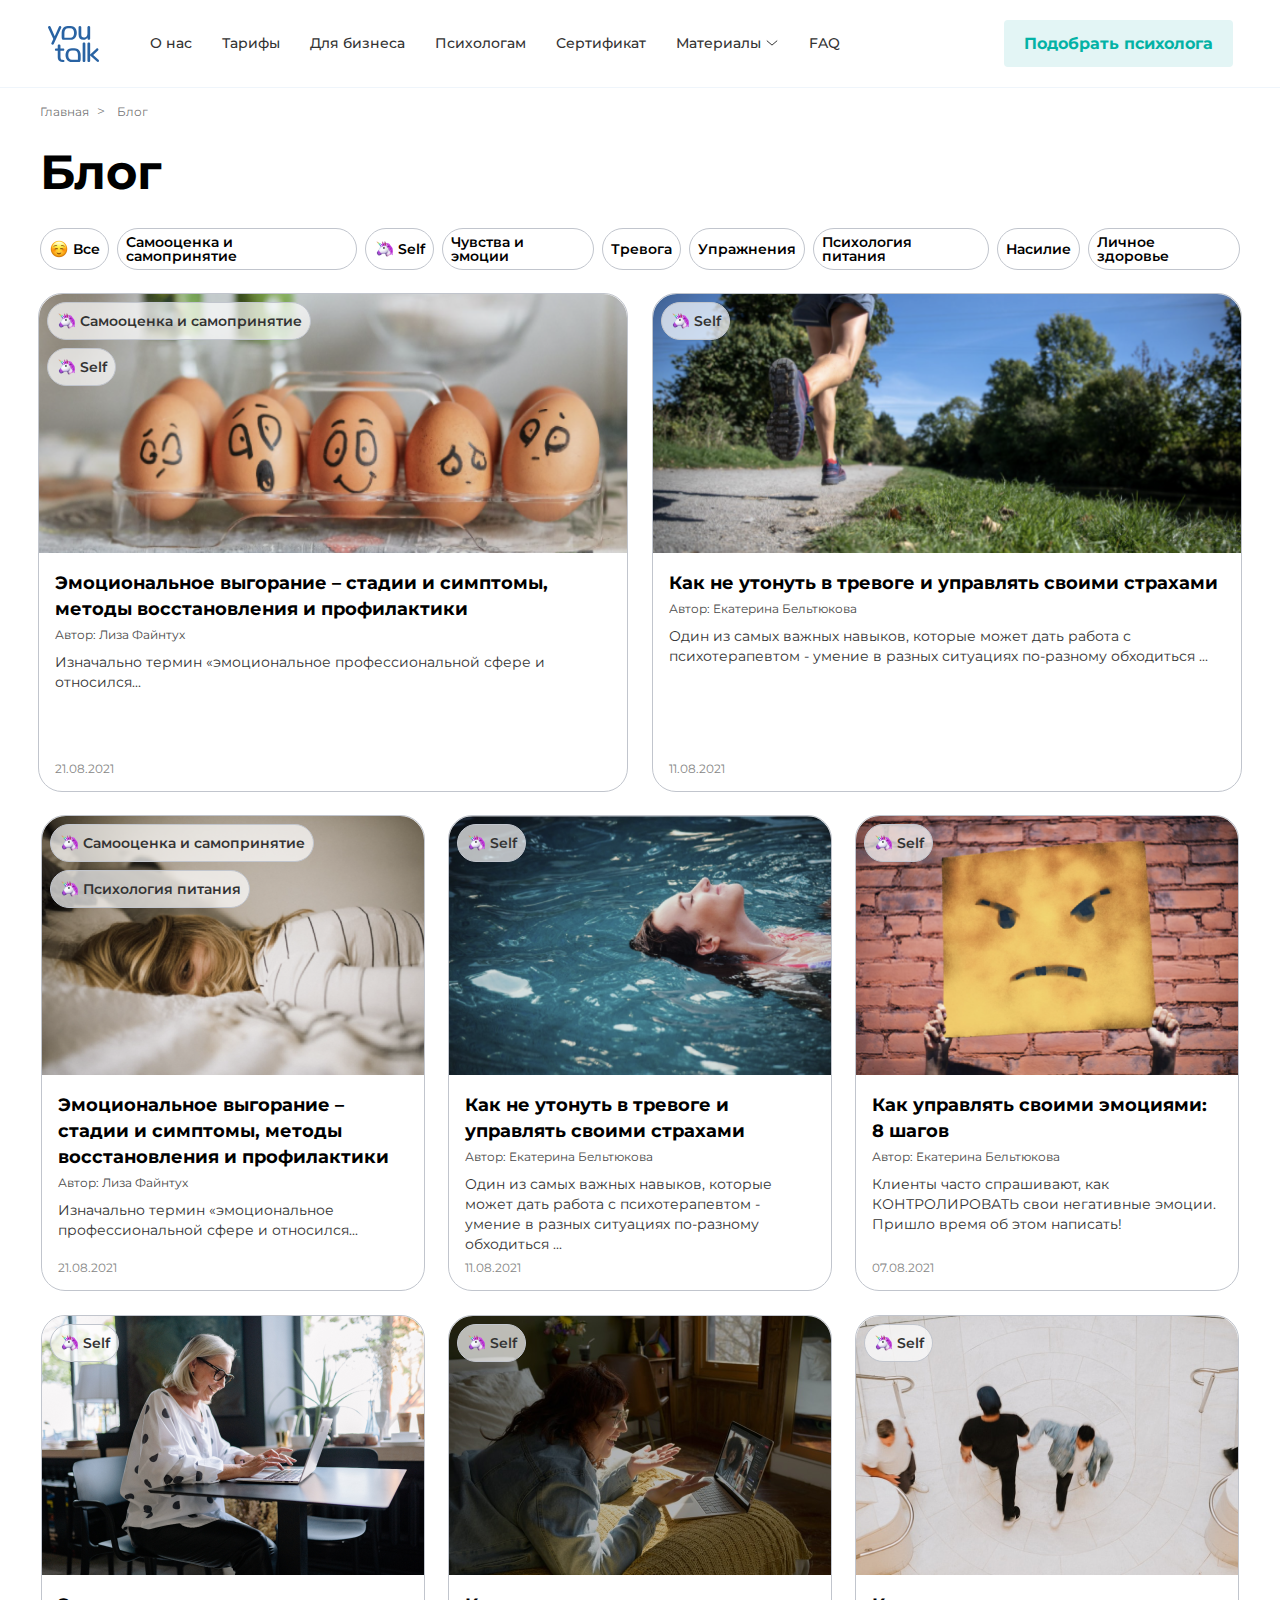
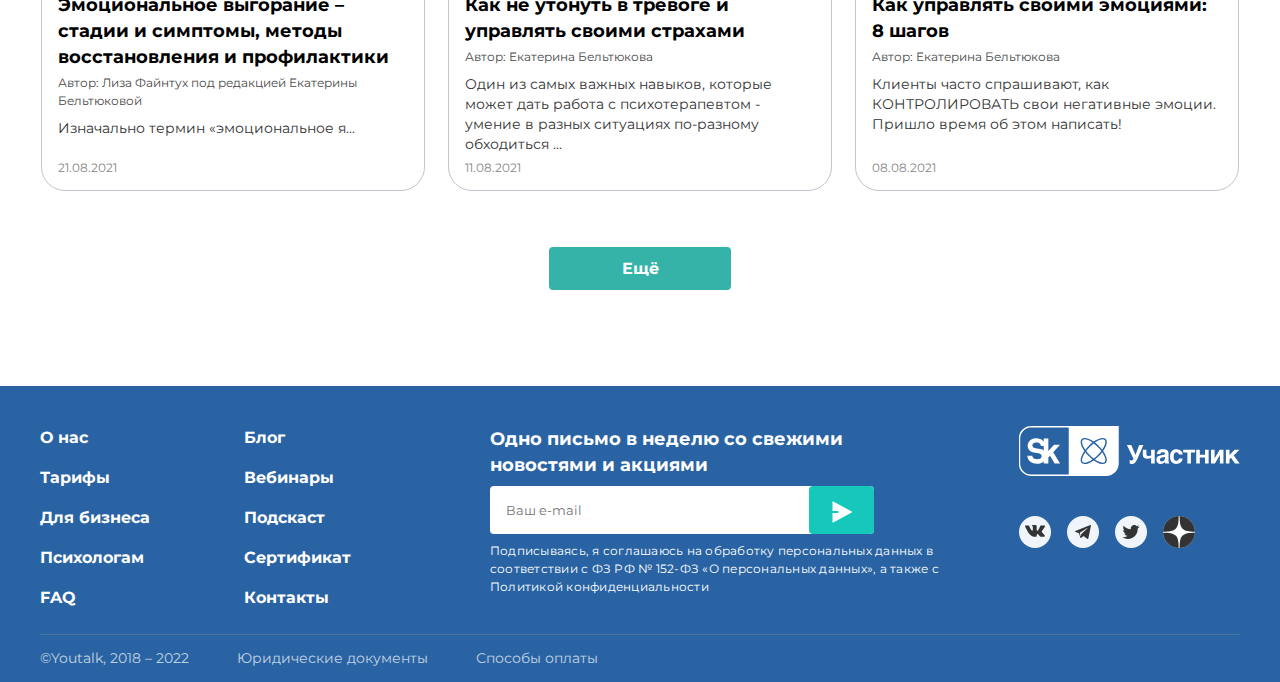
<file: index.html>
<!DOCTYPE html>
<html lang="en">

<head>
    <link rel="stylesheet" href="css/style.css">
    <meta charset="UTF-8">
    <meta name="viewport" content="width=device-width, initial-scale=1.0">
    <title>YouTalk</title>
</head>

<body>

    <header class="header">
        <div class="container">
            <div class="header__top">
                <div class="logo">
                    <a class="logo__link" href="index.html">
                        <img class="logo__image" src="images/logo.svg" alt="logo">
                    </a>
                </div>
                <nav class="menu">
                    <ul class="menu__list">
                        <li class="menu__item"><a class="menu__link" href="#">О нас</a></li>
                        <li class="menu__item"><a class="menu__link" href="#">Тарифы</a></li>
                        <li class="menu__item"><a class="menu__link" href="#">Для бизнеса</a></li>
                        <li class="menu__item"><a class="menu__link" href="#">Психологам</a></li>
                        <li class="menu__item"><a class="menu__link" href="#">Сертификат</a></li>
                        <li class="menu__item"><a class="menu__link" href="#">Материалы
                                <img class="menu__arrow" src="images/arrow.svg" alt="arrow"></a>
                        </li>
                        <li class="menu__item"><a class="menu__link" href="#">FAQ</a></li>
                    </ul>
                </nav>
                <button class="header__burger">
                    <span></span>
                    <span></span>
                    <span></span>
                </button>
                <button class="header__button">Подобрать психолога</button>
            </div>
        </div>
    </header>

    <main class="main">
        <div class="container">
            <section>
                <div class="breadcrumb">
                    <ul class="breadcrumb__list">
                        <li class="breadcrumb__item">
                            <a class="breadcrumb__link" href="#">Главная</a>
                        </li>
                        <li class="breadcrumb__item">
                            <a class="breadcrumb__link" href="#">Блог</a>
                        </li>
                    </ul>
                </div>
                <h1 class="main__blog-title">Блог</h1>
                <div class="main__blog-menu">
                    <div class="main__blog-text">
                        <img class="main__blog-icon" src="images/Smile.svg" alt="Smile">
                        <p>Все</p>
                    </div>
                    <div class="main__blog-text">
                        <p>Самооценка и самопринятие</p>
                    </div>
                    <div class="main__blog-text">
                        <img class="main__blog-icon" src="images/Pony.svg" alt="Pony">
                        <p>Self</p>
                    </div>
                    <div class="main__blog-text">Чувства и эмоции</div>
                    <div class="main__blog-text">Тревога</div>
                    <div class="main__blog-text">Упражнения</div>
                    <div class="main__blog-text">Психология питания</div>
                    <div class="main__blog-text">Насилие</div>
                    <div class="main__blog-text">Личное здоровье</div>
                </div>
            </section>

            <section>
                <div class="main__card-flex">
                    <div class="main__card-flex-inner">
                        <div class="main__card-flex-background-1">
                            <div class="main__card-flex-top top-padding">
                                <div class="main__card-flex-block top-text">
                                    <img src="images/Pony.svg" alt="Pony">
                                    <p>Самооценка и самопринятие</p>
                                </div>
                                <div class="main__card-flex-block top-text">
                                    <img src="images/Pony.svg" alt="Pony">
                                    <p>Self</p>
                                </div>
                            </div>
                        </div>
                        <div class="main__card-flex-bottom bottom-text">
                            <h2 class="main__card-flex-title">
                                Эмоциональное выгорание – стадии и симптомы, методы
                                восстановления и профилактики
                            </h2>
                            <span class="main__card-flex-author">Автор: Лиза Файнтух</span>
                            <p class="main__card-flex-text">
                                Изначально термин «эмоциональное профессиональной сфере и
                                относился...
                            </p>
                        </div>
                        <div class="main__card-flex-date date">21.08.2021</div>
                    </div>
                    <div class="main__card-flex-inner">
                        <div class="main__card-flex-background-2">
                            <div class="main__card-flex-top top-padding">
                                <div class="main__card-flex-block top-text">
                                    <img src="images/Pony.svg" alt="Pony">
                                    <p>Self</p>
                                </div>
                            </div>
                        </div>
                        <div class="main__card-flex-bottom bottom-text">
                            <h2 class="main__card-flex-title">
                                Как не утонуть в тревоге и управлять своими страхами
                            </h2>
                            <span class="main__card-flex-author">Автор: Екатерина Бельтюкова</span>
                            <p class="main__card-flex-text">
                                Один из самых важных навыков, которые может дать работа с
                                психотерапевтом - умение в
                                разных
                                ситуациях по-разному обходиться ...
                            </p>
                        </div>
                        <div class="main__card-flex-date date">11.08.2021</div>
                    </div>
                </div>
            </section>

            <section>
                <div class="main__card-grid">
                    <div class="main__card-grid-inner">
                        <div class="main__card-grid-background-1 card-background">
                            <div class="main__card-grid-top top-padding">
                                <div class="main__card-grid-block top-text">
                                    <img src="images/Pony.svg" alt="Pony">
                                    <p>Самооценка и самопринятие</p>
                                </div>
                                <div class="main__card-grid-block top-text">
                                    <img src="images/Pony.svg" alt="Pony">
                                    <p>Психология питания</p>
                                </div>
                            </div>
                        </div>
                        <div class="main__card-grid-bottom bottom-text info">
                            <h2 class="main__card-grid-title">
                                Эмоциональное выгорание – стадии и симптомы, методы
                                восстановления и
                                профилактики
                            </h2>
                            <span class="main__card-grid-author">Автор: Лиза Файнтух</span>
                            <p class="main__card-grid-text">Изначально термин «эмоциональное профессиональной сфере и
                                относился...</p>
                        </div>
                        <div class="main__card-grid-date date">21.08.2021</div>
                    </div>
                    <div class="main__card-grid-inner">
                        <div class="main__card-grid-background-2 card-background">
                            <div class="main__card-grid-top top-padding">
                                <div class="main__card-grid-block top-text">
                                    <img src="images/Pony.svg" alt="Pony">
                                    <p>Self</p>
                                </div>
                            </div>
                        </div>
                        <div class="main__card-grid-bottom bottom-text info">
                            <h2 class="main__card-grid-title">Как не утонуть в тревоге и управлять своими страхами</h2>
                            <span class="main__card-grid-author">Автор: Екатерина Бельтюкова</span>
                            <p class="main__card-grid-text">
                                Один из самых важных навыков, которые может дать работа с психотерапевтом - умение в
                                разных
                                ситуациях по-разному обходиться ...
                            </p>
                        </div>
                        <div class="main__card-grid-date date">11.08.2021</div>
                    </div>
                    <div class="main__card-grid-inner">
                        <div class="main__card-grid-background-3 card-background">
                            <div class="main__card-grid-top top-padding">
                                <div class="main__card-grid-block top-text">
                                    <img src="images/Pony.svg" alt="Pony">
                                    <p>Self</p>
                                </div>
                            </div>
                        </div>
                        <div class="main__card-grid-bottom bottom-text info">
                            <h2 class="main__card-grid-title">Как управлять своими эмоциями: <br>8 шагов</h2>
                            <span class="main__card-grid-author">Автор: Екатерина Бельтюкова</span>
                            <p class="main__card-grid-text">
                                Клиенты часто спрашивают, как КОНТРОЛИРОВАТЬ свои негативные эмоции. Пришло время
                                об этом
                                написать!
                            </p>
                        </div>
                        <div class="main__card-grid-date date">07.08.2021</div>
                    </div>
                    <div class="main__card-grid-inner">
                        <div class="main__card-grid-background-4 card-background">
                            <div class="main__card-grid-top top-padding">
                                <div class="main__card-grid-block top-text">
                                    <img src="images/Pony.svg" alt="Pony">
                                    <p>Self</p>
                                </div>
                            </div>
                        </div>
                        <div class="main__card-grid-bottom bottom-text info">
                            <h2 class="main__card-grid-title">Эмоциональное выгорание – стадии и симптомы, методы
                                восстановления и
                                профилактики</h2>
                            <span class="main__card-grid-author">Автор: Лиза Файнтух под редакцией Екатерины
                                Бельтюковой</span>
                            <p class="main__card-grid-text">Изначально термин «эмоциональное я...</p>
                        </div>
                        <div class="main__card-grid-date date">21.08.2021</div>
                    </div>
                    <div class="main__card-grid-inner">
                        <div class="main__card-grid-background-5 card-background">
                            <div class="main__card-grid-top top-padding">
                                <div class="main__card-grid-block top-text">
                                    <img src="images/Pony.svg" alt="Pony">
                                    <p>Self</p>
                                </div>
                            </div>
                        </div>
                        <div class="main__card-grid-bottom bottom-text info">
                            <h2 class="main__card-grid-title">Как не утонуть в тревоге и управлять своими страхами</h2>
                            <span class="main__card-grid-author">Автор: Екатерина Бельтюкова</span>
                            <p class="main__card-grid-text">
                                Один из самых важных навыков, которые может дать работа с психотерапевтом -
                                умение в
                                разных
                                ситуациях по-разному обходиться ...
                            </p>
                        </div>
                        <div class="main__card-grid-date date">11.08.2021</div>
                    </div>
                    <div class="main__card-grid-inner">
                        <div class="main__card-grid-background-6 card-background">
                            <div class="main__card-grid-top top-padding">
                                <div class="main__card-grid-block top-text">
                                    <img src="images/Pony.svg" alt="Pony">
                                    <p>Self</p>
                                </div>
                            </div>
                        </div>
                        <div>
                            <div class="main__card-grid-bottom bottom-text info">
                                <h2 class="main__card-grid-title">Как управлять своими эмоциями: <br>8 шагов</h2>
                                <span class="main__card-grid-author">Автор: Екатерина Бельтюкова</span>
                                <p class="main__card-grid-text">
                                    Клиенты часто спрашивают, как КОНТРОЛИРОВАТЬ свои негативные эмоции. Пришло время
                                    об этом
                                    написать!
                                </p>
                            </div>
                            <div class="main__card-grid-date date">08.08.2021</div>
                        </div>
                    </div>
                </div>
            </section>
            <button class="main__button">Ещё</button>
        </div>
    </main>

    <footer class="footer">
        <div class="footer__top">
            <div class="footer__left">
                <div class="footer__menu">
                    <a class="footer__link" href="#">О нас</a>
                    <a class="footer__link" href="#">Тарифы</a>
                    <a class="footer__link" href="#">Для бизнеса</a>
                    <a class="footer__link" href="#">Психологам</a>
                    <a class="footer__link" href="#">FAQ</a>
                </div>
                <div class="footer__menu">
                    <a class="footer__link" href="#">Блог</a>
                    <a class="footer__link" href="#">Вебинары</a>
                    <a class="footer__link" href="#">Подскаст</a>
                    <a class="footer__link" href="#">Сертификат</a>
                    <a class="footer__link" href="#">Контакты</a>
                </div>
            </div>
            <div class="footer__header">
                <div class="footer__header-title">Одно письмо в неделю со свежими <br>новостями и акциями</div>
                <form class="footer__form">
                    <input class="footer__input" type="text" placeholder="Ваш e-mail">
                    <button class="footer__button">
                        <img class="footer__button-image" src="images/footer_button.svg" alt="Footer button">
                    </button>
                </form>
                <p class="footer__header-text">Подписываясь, я соглашаюсь на обработку персональных данных в
                    соответствии
                    с ФЗ РФ № 152-ФЗ «О персональных данных», а также с Политикой конфиденциальности
                </p>
            </div>
            <div class="footer__right">
                <div class="footer__logo">
                    <a class="footer__logo-link" href="#">
                        <img class="footer__logo-image" src="images/footer_logo.svg" alt="Footer logo">
                    </a>
                </div>
                <div class="footer__social">
                    <div class="footer__social-network">
                        <a class="footer__social-link" href="https://vk.com/" target="_blank">
                            <img class="footer__social-image" src="images/VK.svg" alt="vk">
                        </a>
                    </div>
                    <div class="footer__social-network">
                        <a class="footer__social-link" href="https://web.telegram.org/" target="_blank">
                            <img class="footer__social-image" src="images/TG.svg" alt="telegram">
                        </a>
                    </div>
                    <div class="footer__social-network">
                        <a class="footer__social-link" href="https://twitter.com/" target="_blank">
                            <img class="footer__social-image" src="images/TW.svg" alt="twitter">
                        </a>
                    </div>
                    <div class="footer__social-network">
                        <a class="footer__social-link" href="https://dzen.ru/" target="_blank">
                            <img class="footer__social-image" src="images/dzen.svg" alt="dzen">
                        </a>
                    </div>
                </div>
            </div>
        </div>
        <div class="footer__copy">
            <div class="footer__copy-bottom">
                <p class="footer__copy-text">©Youtalk, 2018 – 2022</p>
                <a class="footer__copy-text" href="#">Юридические документы</a>
                <a class="footer__copy-text" href="#">Способы оплаты</a>
            </div>
        </div>
    </footer>

</body>

</html>
</file>
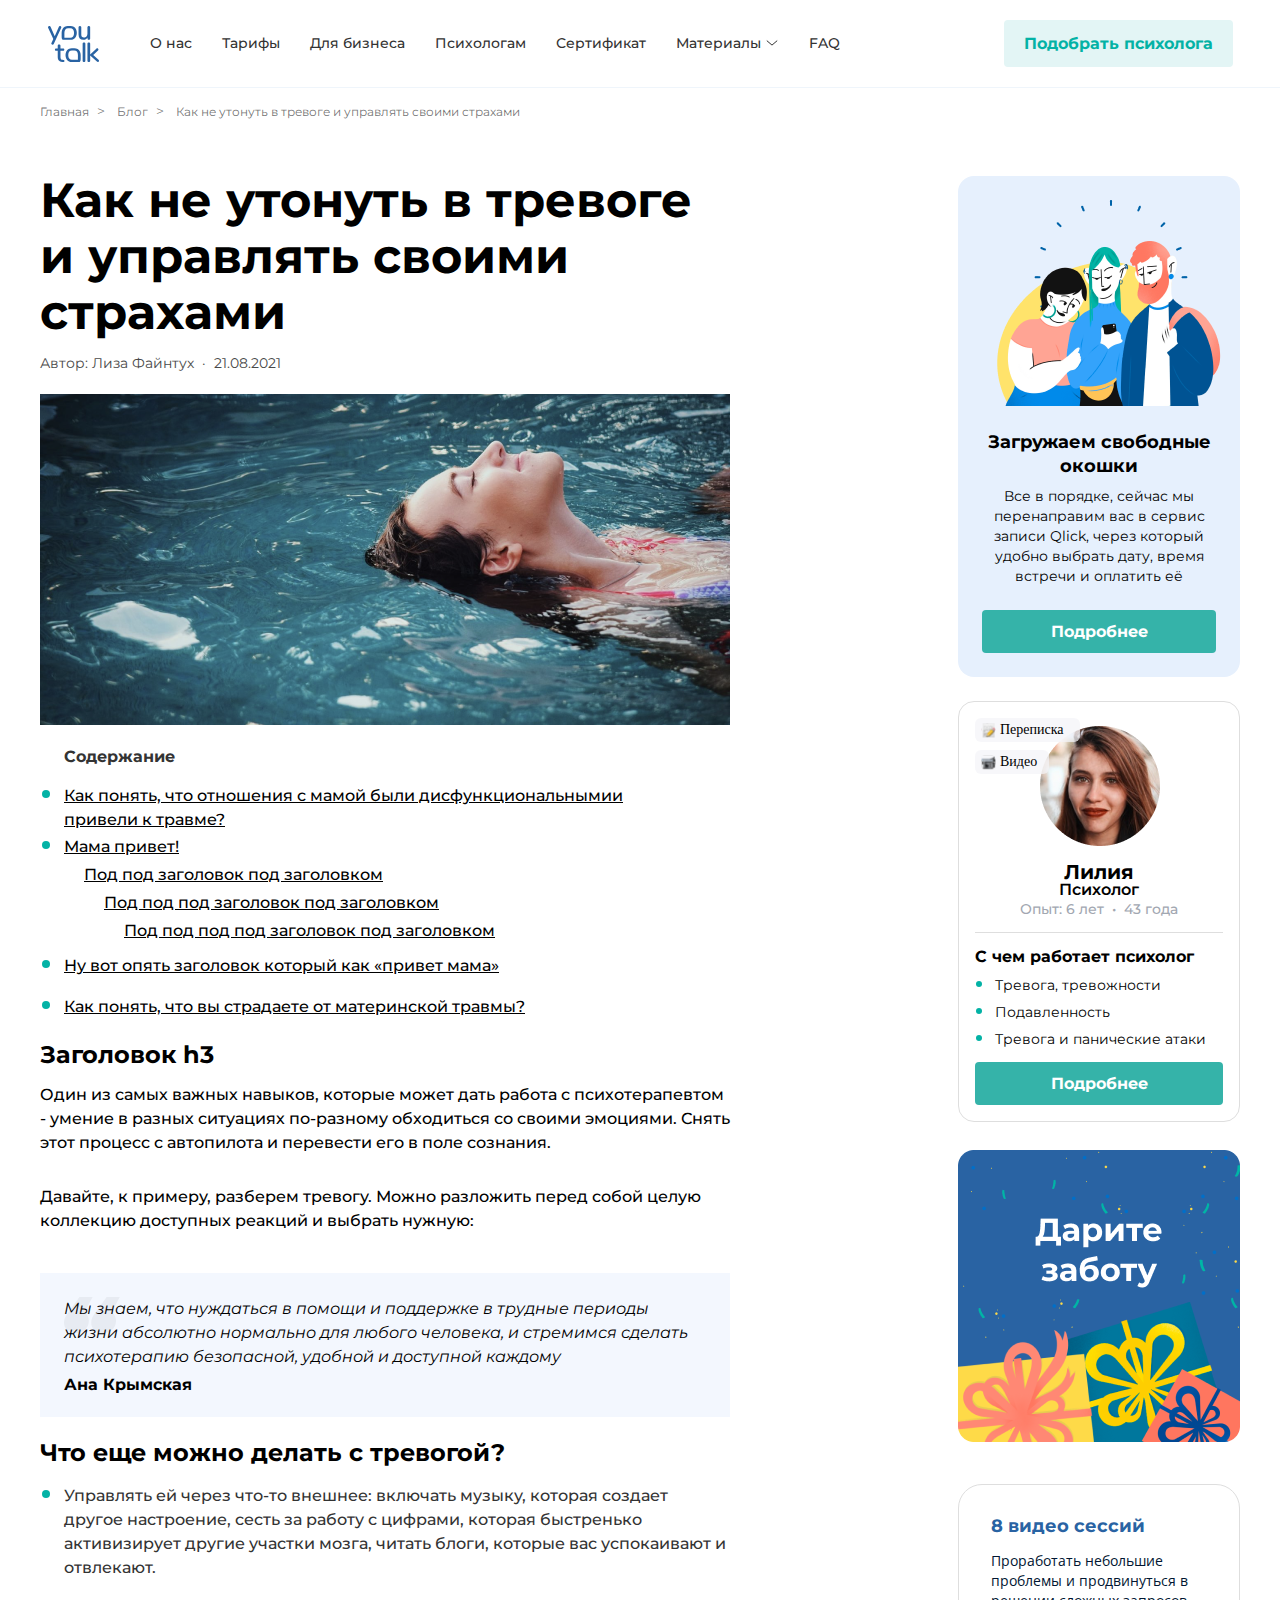
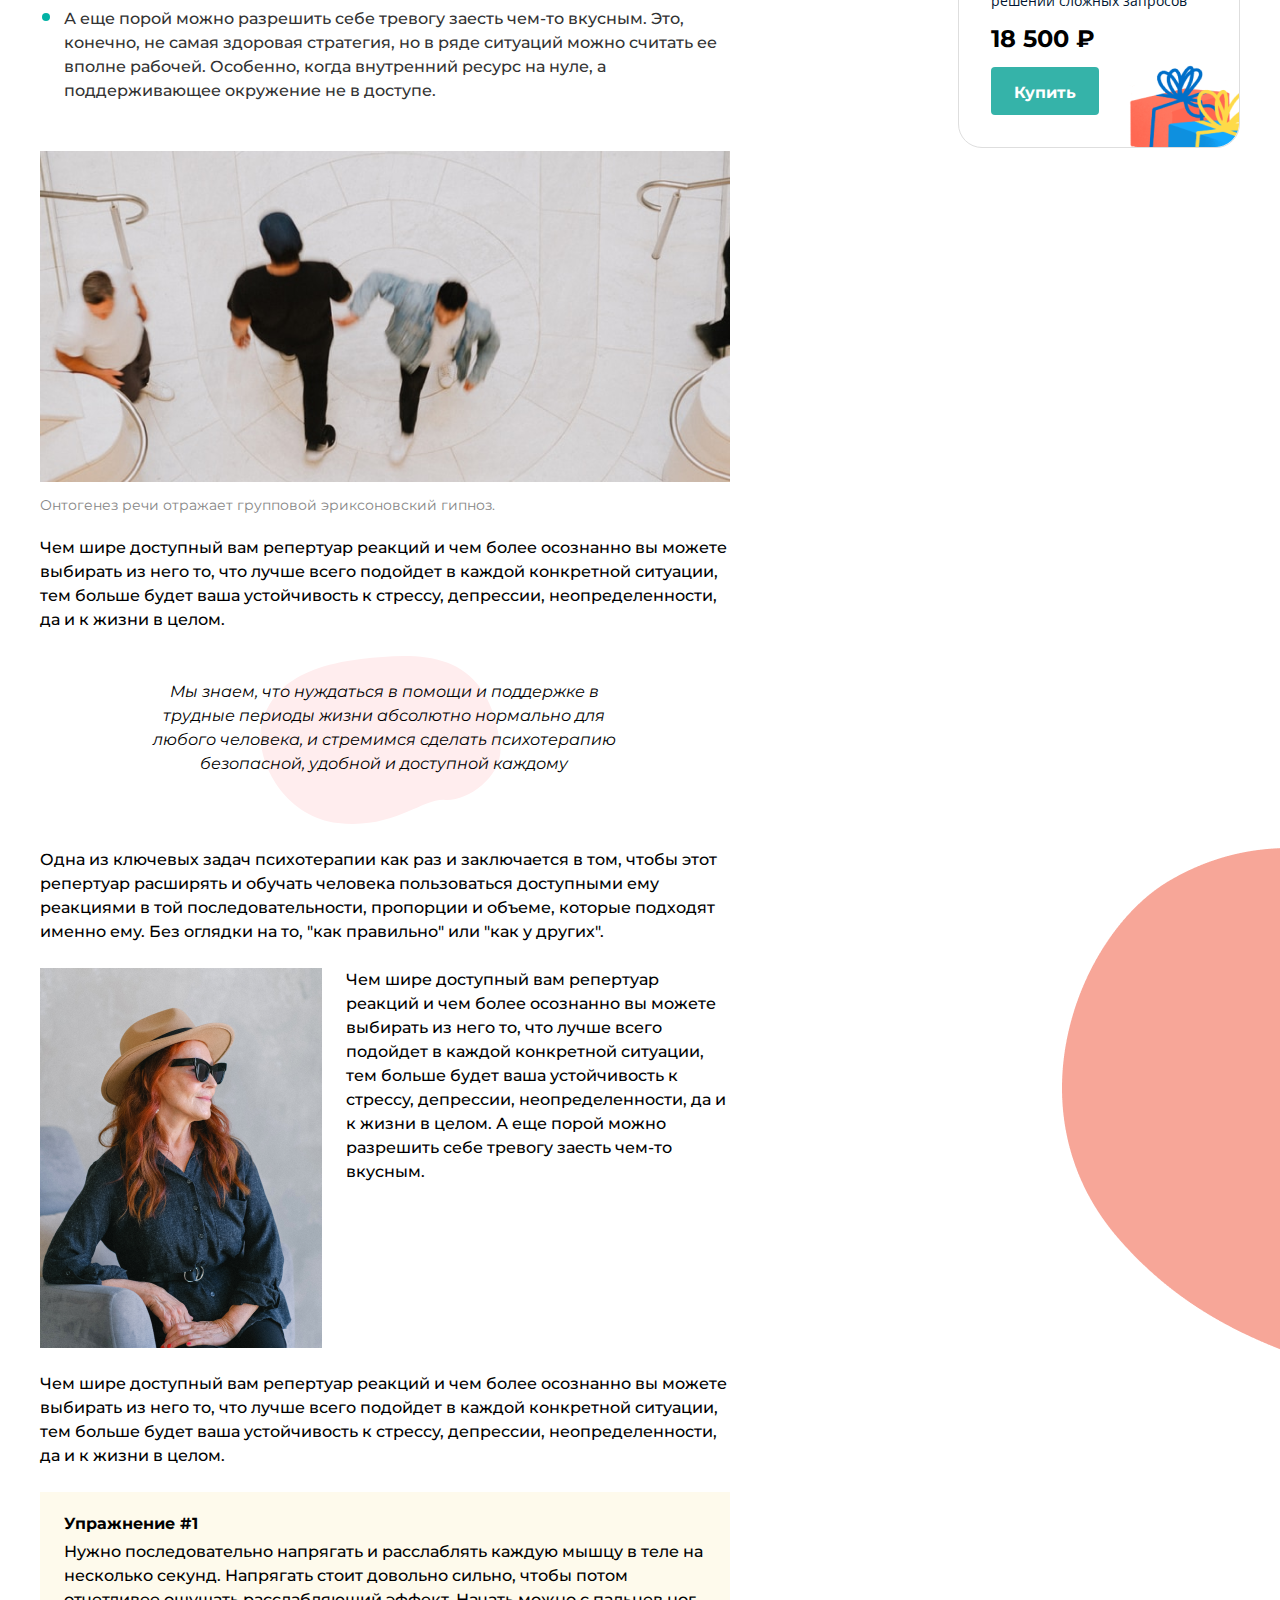
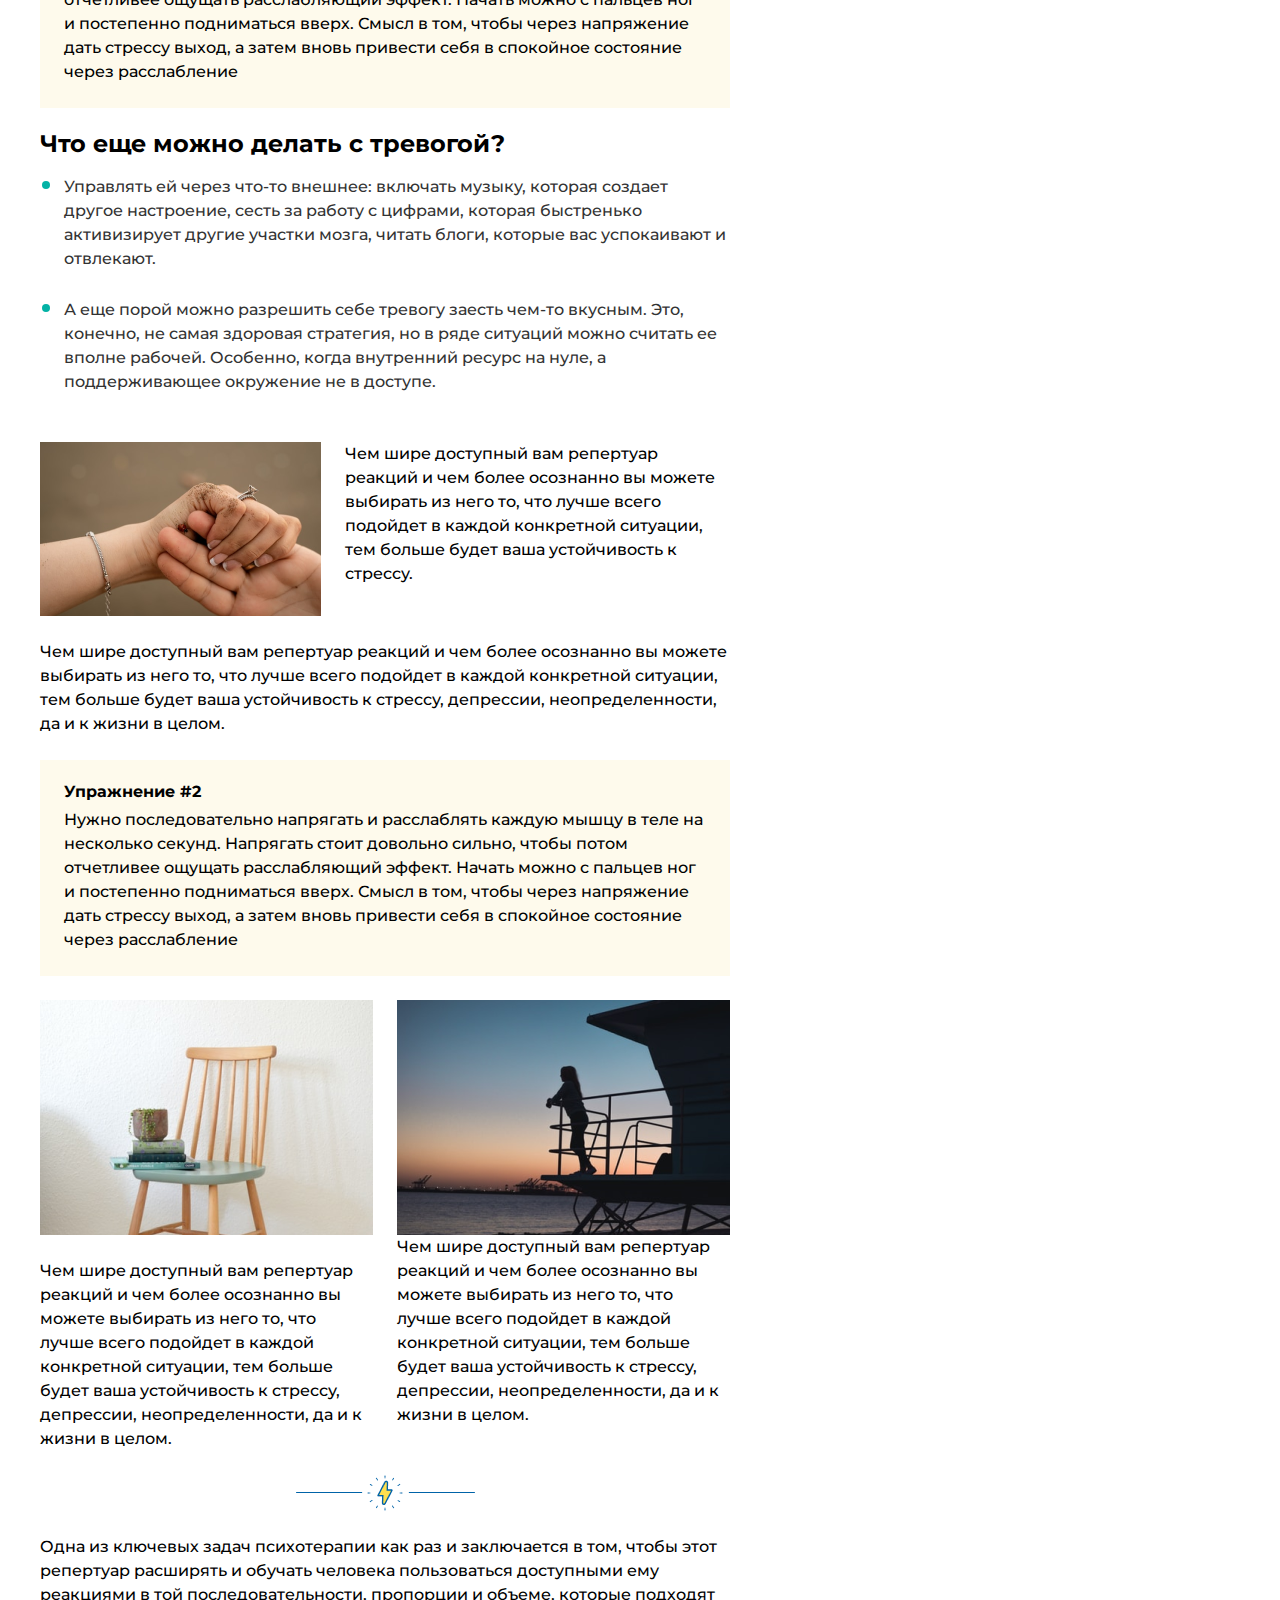
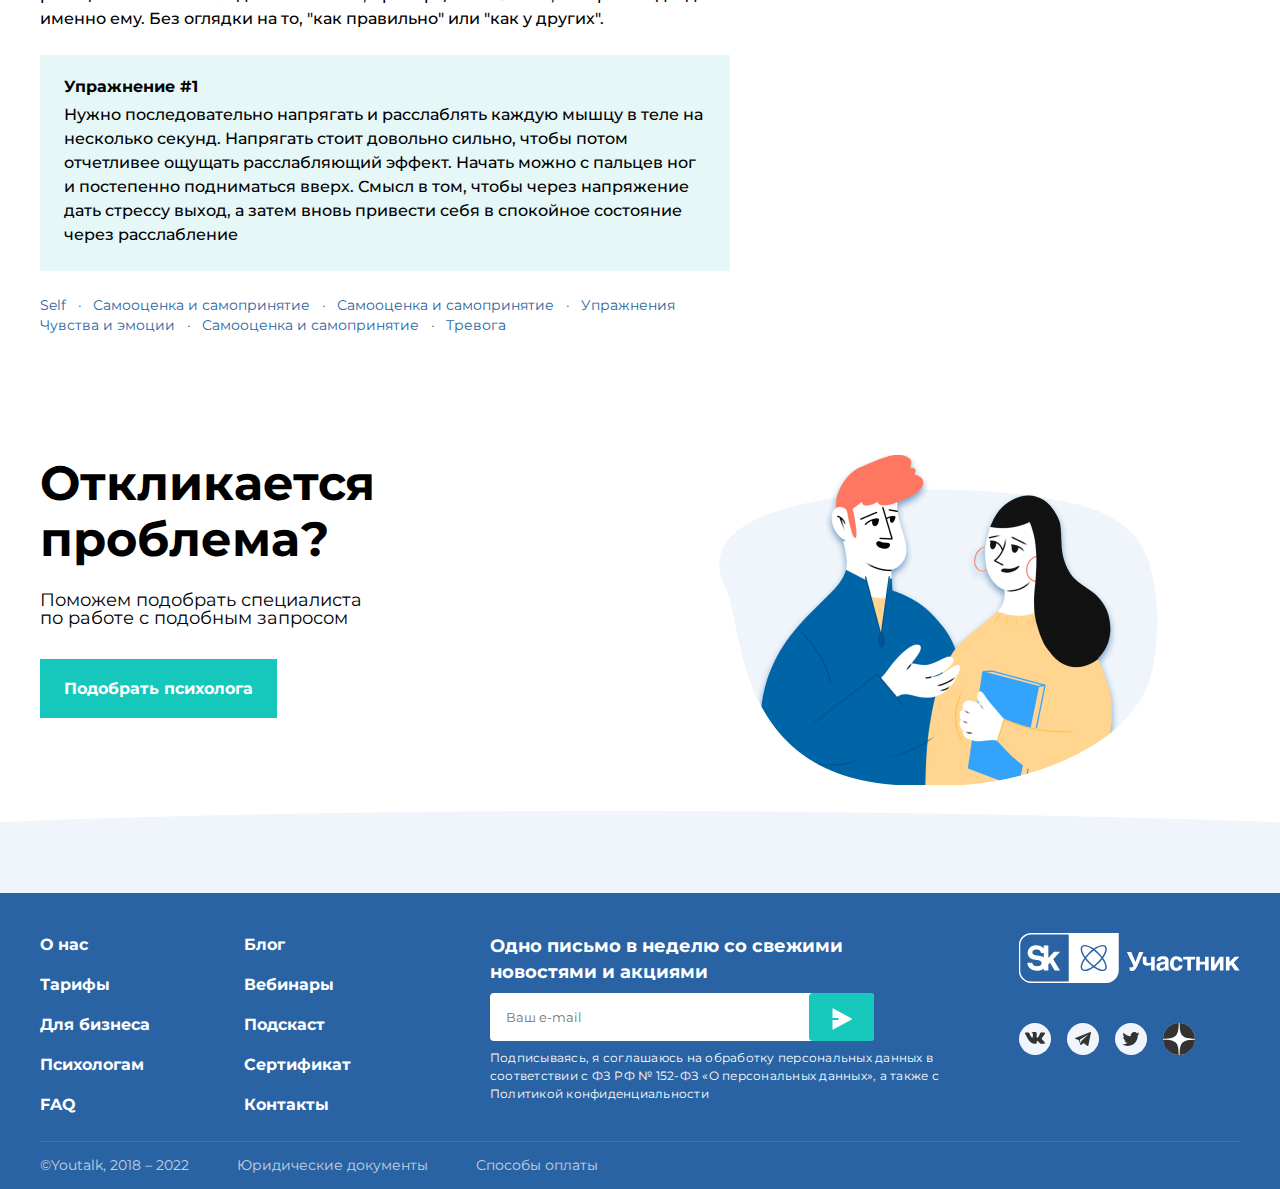
<file: article.html>
<!DOCTYPE html>
<html lang="en">

<head>
    <link rel="stylesheet" href="css/style.css">
    <meta charset="UTF-8">
    <meta name="viewport" content="width=device-width, initial-scale=1.0">
    <title>YouTalk</title>
</head>

<body>
    <header class="header">
        <div class="container">
            <div class="header__top">
                <div class="logo">
                    <a class="logo__link" href="#">
                        <img class="logo__image" src="images/logo.svg" alt="logo">
                    </a>
                </div>
                <nav class="menu">
                    <ul class="menu__list">
                        <li class="menu__item">
                            <a class="menu__link" href="#">О нас</a>
                        </li>
                        <li class="menu__item">
                            <a class="menu__link" href="#">Тарифы</a>
                        </li>
                        <li class="menu__item">
                            <a class="menu__link" href="#">Для бизнеса</a>
                        </li>
                        <li class="menu__item">
                            <a class="menu__link" href="#">Психологам</a>
                        </li>
                        <li class="menu__item">
                            <a class="menu__link" href="#">Сертификат</a>
                        </li>
                        <li class="menu__item">
                            <a class="menu__link" href="#">Материалы</a>
                            <img class="menu__arrow" src="images/arrow.svg" alt="arrow">
                        </li>
                        <li class="menu__item">
                            <a class="menu__link" href="#">FAQ</a>
                        </li>
                    </ul>
                </nav>
                <button class="header__burger">
                    <span></span>
                    <span></span>
                    <span></span>
                </button>
                <button class="header__button">Подобрать психолога</button>
            </div>
        </div>
    </header>

    <div class="wrapper">
        <div class="container__article">

            <main>

                <section>
                    <div class="article">
                        <div class="breadcrumb">
                            <ul class="breadcrumb__list">
                                <li class="breadcrumb__item">
                                    <a class="breadcrumb__link" href="#">Главная</a>
                                </li>
                                <li class="breadcrumb__item">
                                    <a class="breadcrumb__link" href="#">Блог</a>
                                </li>
                                <li class="breadcrumb__item">
                                    <a class="breadcrumb__link" href="#">Как не утонуть в тревоге и управлять своими
                                        страхами</a>
                                </li>
                            </ul>
                        </div>
                        <div class="article__title">Как не утонуть в тревоге и управлять своими страхами</div>
                        <div>
                            <ul class="article__list">
                                <li class="article__item">Автор: Лиза Файнтух</li>
                                <li class="article__item">·</li>
                                <li class="article__item">21.08.2021</li>
                            </ul>
                        </div>
                        <img class="article__image" src="images/article/1.png" alt="Image 1">
                    </div>
                </section>

                <section>
                    <div class="content">
                        <div class="article__heading-1-title">Содержание</div>
                        <ul class="article__heading-1-list">
                            <li class="article__heading-1-item">Как понять, что отношения с мамой были
                                дисфункциональнымии привели
                                к
                                травме?</li>
                            <li class="article__heading-1-item">Мама привет!
                                <ul class="article__heading-1-item--no-mark">Под под заголовок под заголовком
                                    <ul class="article__heading-1-item--no-mark">Под под под заголовок под заголовком
                                        <ul class="article__heading-1-item--no-mark">Под под под под заголовок под
                                            заголовком</ul>
                                    </ul>
                                </ul>
                            </li>
                            <li class="article__heading-1-item">Ну вот опять заголовок который как «привет мама»</li>
                            <li class="article__heading-1-item">Как понять, что вы страдаете от материнской травмы?</li>
                        </ul>
                    </div>
                    <div class="article__heading-2">
                        <h3 class="article__heading-2-title">Заголовок h3</h3>
                        <p class="article__heading-2-text">Один из самых важных навыков, которые может дать работа с
                            психотерапевтом - умение в разных
                            ситуациях по-разному обходиться со своими эмоциями. Снять этот процесс с автопилота и
                            перевести
                            его в поле сознания.</p>
                        <br>
                        <p class="article__heading-2-text">Давайте, к примеру, разберем тревогу. Можно разложить перед
                            собой целую коллекцию доступных
                            реакций и выбрать нужную:</p>
                    </div>
                    <div class="article__quote">
                        <p class="article__quote-text">Мы знаем, что нуждаться в помощи и поддержке в трудные периоды
                            жизни абсолютно нормально для
                            любого человека, и стремимся сделать психотерапию безопасной, удобной и доступной каждому
                        </p>
                        <img class="article__quote-image" src="images/article/vector_3.svg" alt="Vector 3">
                        <div class="article__quote-author">Ана Крымская</div>
                    </div>
                </section>


                <section>
                    <div class="content__flex">
                        <div class="article__heading-3">
                            <h3 class="article__heading-3-title">Что еще можно делать с тревогой?</h3>
                            <ul class="article__heading-3-list">
                                <li class="article__heading-3-item">Управлять ей через что-то внешнее: включать
                                    музыку, которая
                                    создает
                                    другое настроение, сесть
                                    за
                                    работу с цифрами, которая быстренько активизирует другие участки мозга, читать
                                    блоги,
                                    которые
                                    вас
                                    успокаивают и отвлекают.
                                </li>
                                <li class="article__heading-3-item marker">А еще порой можно разрешить себе тревогу
                                    заесть чем-то вкусным.
                                    Это,
                                    конечно, не самая
                                    здоровая
                                    стратегия, но в ряде ситуаций можно считать ее вполне рабочей. Особенно, когда
                                    внутренний
                                    ресурс
                                    на
                                    нуле, а поддерживающее окружение не в доступе.
                                </li>
                            </ul>
                        </div>
                        <div>
                            <img class="article__heading-3-image" src="images/article/2.png" alt="Image 2">
                            <div class="article__heading-3-image-subtext">Онтогенез речи отражает групповой
                                эриксоновский гипноз.</div>
                        </div>
                        <div class="article__heading-3-text text-2">
                            Чем шире доступный вам репертуар реакций и чем более осознанно вы можете выбирать из него
                            то,
                            что лучше всего подойдет в каждой конкретной ситуации, тем больше будет ваша устойчивость к
                            стрессу, депрессии, неопределенности, да и к жизни в целом.
                        </div>
                        <div class="article__heading-3-quote">
                            <img class="article__heading-3-quote-image" src="images/article/vector_4.svg"
                                alt="Vector 4">
                            <p class="article__heading-3-quote-text">Мы знаем, что нуждаться в помощи и поддержке в
                                трудные периоды жизни абсолютно нормально
                                для
                                любого человека, и стремимся сделать психотерапию безопасной, удобной и доступной
                                каждому
                            </p>
                        </div>
                        <div class="article__heading-3-text text-2">
                            <div class="article__heading-3-vector"><img src="images/article/vector_1.png"
                                    alt="Vector 1">
                            </div>
                            Одна из ключевых задач психотерапии как раз и заключается в том, чтобы этот репертуар
                            расширять
                            и обучать человека пользоваться доступными ему реакциями в той последовательности,
                            пропорции
                            и
                            объеме, которые подходят именно ему. Без оглядки на то, "как правильно" или "как у
                            других".
                        </div>
                        <div class="article__heading-3-women">
                            <img src="images/article/3.png" alt="Image 3">
                            <p class="article__heading-3-women-text">
                                Чем шире доступный вам репертуар реакций и чем более осознанно вы можете выбирать из
                                него
                                то,
                                что лучше всего подойдет в каждой конкретной ситуации, тем больше будет ваша
                                устойчивость к
                                стрессу, депрессии, неопределенности, да и к жизни в целом.
                                А еще порой можно разрешить себе тревогу заесть чем-то вкусным.
                            </p>
                        </div>
                        <div class="article__heading-3-text text-2">Чем шире доступный вам репертуар реакций и чем более
                            осознанно вы
                            можете
                            выбирать из него то,
                            что лучше всего подойдет в каждой конкретной ситуации, тем больше будет ваша
                            устойчивость к
                            стрессу, депрессии, неопределенности, да и к жизни в целом.
                        </div>
                        <div class="article__heading-3-exercise">
                            <div class="article__heading-3-exercise-title exercise">Упражнение #1</div>
                            <div class="article__heading-3-text text-2">Нужно последовательно напрягать и расслаблять
                                каждую мышцу в
                                теле
                                на
                                несколько секунд.
                                Напрягать стоит довольно сильно, чтобы потом отчетливее ощущать расслабляющий
                                эффект.
                                Начать
                                можно с пальцев ног и постепенно подниматься вверх. Смысл в том, чтобы через
                                напряжение
                                дать
                                стрессу выход, а затем вновь привести себя в спокойное состояние через расслабление
                            </div>
                        </div>
                        <div class="article__heading-4">
                            <h3 class="article__heading-4-title article__heading-3-title">Что еще можно делать с
                                тревогой?</h3>
                            <ul class="article__heading-4-list article__heading-3-list">
                                <li class="article__heading-3-item">
                                    Управлять ей через что-то внешнее: включать музыку, которая создает
                                    другое настроение, сесть за работу с цифрами, которая быстренько активизирует
                                    другие
                                    участки мозга, читать блоги, которые вас успокаивают и отвлекают.
                                </li>
                                <li class="article__heading-3-item">
                                    А еще порой можно разрешить себе тревогу заесть чем-то вкусным. Это,
                                    конечно, не самая здоровая стратегия, но в ряде ситуаций можно считать ее вполне
                                    рабочей. Особенно, когда внутренний ресурс на нуле, а поддерживающее окружение
                                    не в
                                    доступе.
                                </li>
                            </ul>
                        </div>
                        <div class="article__heading-4-women article__heading-3-women">
                            <img src="images/article/4.png" alt="Image 4">
                            <p class="article__heading-4-women-text text-2">
                                Чем шире доступный вам репертуар реакций и чем более осознанно вы можете выбирать из
                                него
                                то, что лучше всего подойдет в каждой конкретной ситуации, тем больше будет ваша
                                устойчивость к стрессу.
                            </p>
                        </div>
                        <div class="article__heading-4-text text-2">
                            Чем шире доступный вам репертуар реакций и чем более осознанно вы можете выбирать из
                            него
                            то,
                            что лучше всего подойдет в каждой конкретной ситуации, тем больше будет ваша
                            устойчивость к
                            стрессу, депрессии, неопределенности, да и к жизни в целом.
                        </div>
                        <div class="article__heading-4-exercise article__heading-3-exercise">
                            <div class="article__heading-4-exercise-title exercise">Упражнение #2</div>
                            <div class="article__heading-4-text text-2">
                                Нужно последовательно напрягать и расслаблять каждую мышцу в теле на
                                несколько секунд. Напрягать стоит довольно сильно, чтобы потом отчетливее ощущать
                                расслабляющий эффект. Начать можно с пальцев ног и постепенно подниматься вверх.
                                Смысл в
                                том, чтобы через напряжение дать стрессу выход, а затем вновь привести себя в
                                спокойное
                                состояние через расслабление
                            </div>
                        </div>
                        <div class="article__heading-4-flex">
                            <div>
                                <img class="article__heading-4-flex-image" src="images/article/5.png" alt="Image 5">
                                <div class="article__heading-4-text text-2">
                                    Чем шире доступный вам репертуар реакций и чем более осознанно вы можете
                                    выбирать из
                                    него то, что лучше всего подойдет в каждой конкретной ситуации, тем больше будет
                                    ваша
                                    устойчивость к стрессу, депрессии, неопределенности, да и к жизни в целом.
                                </div>
                            </div>
                            <div>
                                <img class="article__heading-4-flex-image-2" src="images/article/6.png" alt="Image 6">
                                <div class="article__heading-4-text text-2">
                                    Чем шире доступный вам репертуар реакций и чем более осознанно вы можете
                                    выбирать из
                                    него то, что лучше всего подойдет в каждой конкретной ситуации, тем больше будет
                                    ваша
                                    устойчивость к стрессу, депрессии, неопределенности, да и к жизни в целом.
                                </div>
                            </div>
                        </div>
                        <div class="article__heading-4-lightning">
                            <img src="images/article/lightning.png" alt="lightning">
                        </div>
                        <div class="article__heading-4-text text-2">
                            Одна из ключевых задач психотерапии как раз и заключается в том, чтобы этот репертуар
                            расширять
                            и обучать человека пользоваться доступными ему реакциями в той последовательности,
                            пропорции
                            и
                            объеме, которые подходят именно ему. Без оглядки на то, "как правильно" или "как у
                            других".
                        </div>
                        <div class="article__heading-4-exercise background">
                            <div class="article__heading-4-exercise-title exercise">Упражнение #1</div>
                            <div class="article__heading-4-text text-2">
                                Нужно последовательно напрягать и расслаблять каждую мышцу в теле на несколько
                                секунд.
                                Напрягать стоит довольно сильно, чтобы потом отчетливее ощущать расслабляющий
                                эффект.
                                Начать
                                можно с пальцев ног и постепенно подниматься вверх. Смысл в том, чтобы через
                                напряжение
                                дать
                                стрессу выход, а затем вновь привести себя в спокойное состояние через расслабление
                            </div>
                        </div>
                        <div>
                            <ul class="article__heading-4-list">
                                <li class="article__heading-4-item">Self</li>
                                <li class="article__heading-4-item">·</li>
                                <li class="article__heading-4-item">Самооценка и самопринятие</li>
                                <li class="article__heading-4-item">·</li>
                                <li class="article__heading-4-item">Самооценка и самопринятие</li>
                                <li class="article__heading-4-item">·</li>
                                <li class="article__heading-4-item">Упражнения</li>
                                <li class="article__heading-4-item">Чувства и эмоции</li>
                                <li class="article__heading-4-item">·</li>
                                <li class="article__heading-4-item">Самооценка и самопринятие</li>
                                <li class="article__heading-4-item">·</li>
                                <li class="article__heading-4-item">Тревога</li>
                            </ul>
                        </div>
                    </div>
                </section>

                <section>
                    <div class="article__click">
                        <div class="article__click-border"></div>
                        <div class="article__click-problem">
                            <h2 class="article__click-title">Откликается проблема?</h2>
                            <p class="article__click-text">Поможем подобрать специалиста по работе с подобным запросом
                            </p>
                            <button class="article__click-button">Подобрать психолога</button>
                        </div>
                        <img class="article__click-image" src="images/article/7.png" alt="Image 7">
                        <img class="article__click-image" src="images/article/vector_2.png" alt="Vector 2">
                    </div>
                </section>

            </main>

        </div>

        <aside class="sidebar">
            <div class="sidebar__qlick">
                <img class="stack__qlick-image" src="images/article/people.png" alt="people">
                <div class="sidebar__qlick-inside">
                    <div class="sidebar__qlick-title">Загружаем свободные окошки</div>
                    <p class="sidebar__qlick-text">Все в порядке, сейчас мы перенаправим вас в сервис записи Qlick,
                        через который
                        удобно
                        выбрать
                        дату, время встречи и оплатить её
                    </p>
                </div>
                <button class="sidebar__qlick-button">Подробнее</button>
            </div>
            <div class="sidebar__autobiography">
                <div class="sidebar__autobiography-inner">
                    <img class="sidebar__profile-avatar" src="images/article/avatar.png" alt="avatar">
                    <div class="sidebar__correspondence">
                        <img class="sidebar__correspondence-icon" src="images/article/correspondence.svg"
                            alt="correspondence">
                        <p class="sidebar__correspondence-text">Переписка</p>
                    </div>
                    <div class="sidebar__video">
                        <img class="sidebar__video-icon" src="images/article/video.svg" alt="video">
                        <p class="sidebar__video-text">Видео</p>
                    </div>
                    <div class="sidebar__profile">
                        <div class="sidebar__profile-name">Лилия</div>
                        <div class="sidebar__profile-profession">Психолог</div>
                        <ul class="sidebar__profile-experience">
                            <li class="sidebar__profile-experience-item">Опыт: 6 лет</li>
                            <li class="sidebar__profile-experience-item">•</li>
                            <li class="sidebar__profile-experience-item">43 года </li>
                        </ul>
                    </div>
                    <div class="sidebar__duties">
                        <div class="sidebar__duties-title">С чем работает психолог</div>
                        <ul class="sidebar__duties-list">
                            <li class="sidebar__duties-item">Тревога, тревожности</li>
                            <li class="sidebar__duties-item">Подавленность</li>
                            <li class="sidebar__duties-item">Тревога и панические атаки</li>
                        </ul>
                        <button class="sidebar__duties-button">Подробнее</button>
                    </div>
                </div>
            </div>
            <div class="sidebar__care">
                <img class="sidebar__care-image" src="images/article/care.png" alt="care">
            </div>
            <div class="sidebar__session">
                <div class="sidebar__session-inside">
                    <div class="sidebar__session-title">8 видео сессий</div>
                    <p class="sidebar__session-text">Проработать небольшие проблемы и продвинуться в решении сложных
                        запросов</p>
                    <div class="sidebar__session-price">18 500 ₽</div>
                    <button class="sidebar__session-button">Купить</button>
                </div>
                <img class="sidebar__session-image" src="images/article/gifts.png" alt="gifts">
            </div>
        </aside>
    </div>

    <div class="article__background-bottom">
        <img src="images/article/vector_5.png" alt="Vector 5">
    </div>

    <footer class="footer">
        <div class="footer__top">
            <div class="footer__left">
                <div class="footer__menu">
                    <a class="footer__link" href="#">О нас</a>
                    <a class="footer__link" href="#">Тарифы</a>
                    <a class="footer__link" href="#">Для бизнеса</a>
                    <a class="footer__link" href="#">Психологам</a>
                    <a class="footer__link" href="#">FAQ</a>
                </div>
                <div class="footer__menu">
                    <a class="footer__link" href="#">Блог</a>
                    <a class="footer__link" href="#">Вебинары</a>
                    <a class="footer__link" href="#">Подскаст</a>
                    <a class="footer__link" href="#">Сертификат</a>
                    <a class="footer__link" href="#">Контакты</a>
                </div>
            </div>
            <div class="footer__header">
                <div class="footer__header-title">Одно письмо в неделю со свежими <br>новостями и акциями</div>
                <form class="footer__form">
                    <input class="footer__input" type="text" placeholder="Ваш e-mail">
                    <button class="footer__button">
                        <img class="footer__button-image" src="images/footer_button.svg" alt="Footer button">
                    </button>
                </form>
                <p class="footer__header-text">Подписываясь, я соглашаюсь на обработку персональных данных в
                    соответствии
                    с ФЗ РФ № 152-ФЗ «О персональных данных», а также с Политикой конфиденциальности
                </p>
            </div>
            <div class="footer__right">
                <div class="footer__logo">
                    <a class="footer__logo-link" href="#">
                        <img class="footer__logo-image" src="images/footer_logo.svg" alt="Footer logo">
                    </a>
                </div>
                <div class="footer__social">
                    <div class="footer__social-network">
                        <a class="footer__social-link" href="#" target="_blank">
                            <img class="footer__social-image" src="images/VK.svg" alt="vk">
                        </a>
                    </div>
                    <div class="footer__social-network">
                        <a class="footer__social-link" href="#" target="_blank">
                            <img class="footer__social-image" src="images/TG.svg" alt="telegram">
                        </a>
                    </div>
                    <div class="footer__social-network">
                        <a class="footer__social-link" href="#" target="_blank">
                            <img class="footer__social-image" src="images/TW.svg" alt="twitter">
                        </a>
                    </div>
                    <div class="footer__social-network">
                        <a class="footer__social-link" href="#" target="_blank">
                            <img class="footer__social-image" src="images/dzen.svg" alt="dzen">
                        </a>
                    </div>
                </div>
            </div>
        </div>
        <div class="footer__copy">
            <div class="footer__copy-bottom">
                <p class="footer__copy-text">©Youtalk, 2018 – 2022</p>
                <a class="footer__copy-text" href="#">Юридические документы</a>
                <a class="footer__copy-text" href="#">Способы оплаты</a>
            </div>
        </div>
    </footer>

</body>

</html>
</file>
<file: css/style.css>
/*!ОБНУЛЕНИЕ СТИЛЕЙ*/
*{
	padding: 0;
	margin: 0;
	border: 0;
}
*,*:before,*:after{
	-moz-box-sizing: border-box;
	-webkit-box-sizing: border-box;
	box-sizing: border-box;
}
:focus,:active{outline: none;}
a:focus,a:active{outline: none;}

nav,footer,header,aside{display: block;}

html,body{
	height: 100%;
	width: 100%;
	font-size: 100%;
	line-height: 1;
	font-size: 14px;
	-ms-text-size-adjust: 100%;
	-moz-text-size-adjust: 100%;
	-webkit-text-size-adjust: 100%;
}
input,button,textarea{font-family:inherit;}

input::-ms-clear{display: none;}
button{cursor: pointer;}
button::-moz-focus-inner {padding:0;border:0;}
a, a:visited{text-decoration: none;}
a:hover{text-decoration: none;}
/* ul li{list-style: none;} */
img{vertical-align: top;}

h1,h2,h3,h4,h5,h6{font-size:inherit;font-weight: 400;}
/*!---------------------------------------------------*/

/* !ШРИФТЫ */
@font-face {
    font-family: 'Montserrat-Bold';
    src: url('../fonts/Montserrat-Bold.ttf') format('ttf'),
         url('../fonts/Montserrat-Bold.woff') format('woff'),
         url('../fonts/Montserrat-Bold.woff2') format('woff2');
}

@font-face {
    font-family: 'Montserrat-Medium';
    src: url('../fonts/Montserrat-Medium.ttf') format('ttf'),
         url('../fonts/Montserrat-Medium.woff') format('woff'),
         url('../fonts/Montserrat-Medium.woff2') format('woff2');
}

@font-face {
    font-family: 'Montserrat-Regular';
    src: url('../fonts/Montserrat-Regular.ttf') format('ttf'),
         url('../fonts/Montserrat-Regular.woff') format('woff'),
         url('../fonts/Montserrat-Regular.woff2') format('woff2');
}

@font-face {
    font-family: 'Montserrat-SemiBold';
    src: url('../fonts/Montserrat-SemiBold.ttf') format('ttf'),
         url('../fonts/Montserrat-SemiBold.woff') format('woff'),
         url('../fonts/Montserrat-SemiBold.woff2') format('woff2');
}

@font-face {
    font-family: 'Montserrat-italic';
    src: url('../fonts/Montserrat-Italic.ttf') format('ttf'),
         url('../fonts/Montserrat-Italic.woff') format('woff'),
         url('../fonts/Montserrat-Italic.woff2') format('woff2');
}

@font-face {
    font-family: 'OpenSans-Regular';
    src: url('../fonts/OpenSans-Regular.ttf') format('ttf'),
         url('../fonts/OpenSans-Regular.woff') format('woff'),
         url('../fonts/OpenSans-Regular.woff2') format('woff2');
}

/*! 1 ЧАСТЬ САЙТА "БЛОГ" */
.container {
    max-width: 1200px;
    display: flex;
    flex-direction: column;
    align-items: center;
    justify-content: center;
    margin: 0 auto;
}

.date {
    position: absolute;
    bottom: 0;
    padding: 0 0 16px 16px;
    font-family: 'Montserrat-Regular', sans-serif;
    color: #868686;
    font-size: 12px;
}

.top-padding {
    padding: 8px;
}

.top-text {
    display: inline-flex;
    align-items: center;
    font-family: 'Montserrat-SemiBold', sans-serif;
    margin-bottom: 8px;
    display: flex;
    width: max-content;
    padding: 8px;
    gap: 4px;
    color: #333333;
    border-radius: 24px;
    border: 1px solid #C1C5CD;
    background-color: #FFFFFFB2;
}

.bottom-text {
    display: flex;
    margin-top: 16px;
    margin-left: 16px;
    margin-right: 16px;
    flex-direction: column;
    align-items: flex-start;
}

.bottom-text h2 {
    font-family: 'Montserrat-Bold', sans-serif;
    font-size: 18px;
    line-height: 26px;
}

.bottom-text span {
    margin-top: 4px;
    font-family: 'Montserrat-Regular', sans-serif;
    color: #494949;
    font-size: 12px;
    line-height: 18px;
}

.bottom-text p {
    margin-top: 8px;
    font-family: 'Montserrat-Regular', sans-serif;
    font-size: 14px;
    color: #333;
    line-height: 20px;
}

/* !ШАПКА ДЛЯ ДВУХ СТРАНИЦ */
.header {
    padding: 20px 0 20px 0;
    border-bottom: 1px solid #EFF5FB;
}

.header__top {
    display: flex;
    align-items: center;
}

.menu__list {
    width: 100%;
    margin-right: 164px;
    margin-left: 51px;
    display: inline-flex;
    gap: 30px;
}

.menu__item {
    font-family: 'Montserrat-Medium', sans-serif;
    list-style: none;
}

.menu__link {
    color: #333;
    text-decoration: none;
}

.menu__link:hover {
    color: #03B2A5;
}

.header__button {
    padding: 14px 20px;
    border-radius: 4px;
    background: #E3F5F5;
    color: #03B2A5;
    font-family: 'Montserrat-Bold', sans-serif;
    font-size: 16px;
}

/* !ГЛАВНЫЙ КОНТЕНТ СТРАНИЦЫ */
.breadcrumb__item {
    font-family: 'Montserrat-Regular', sans-serif;
    list-style: none;
}

.breadcrumb__list {
    display: flex;
    margin-top: 16px;
}

.breadcrumb__link {
    color: rgba(51, 51, 51, 0.70);
    text-decoration: none;
    font-size: 12px;
}

ul.breadcrumb__list li+li:before {
    padding: 8px;
    color: rgba(51, 51, 51, 0.70);
    content: '\003E';
}

.main__blog-title {
    margin-top: 30px;
    font-size: 48px;
    font-family: 'Montserrat-Bold', sans-serif;
}

.main__blog-menu {
    display: flex;
    font-family: 'Montserrat-SemiBold', sans-serif;
    margin-top: 32px;
    gap: 8px;
}

.main__blog-text {
    display: flex;
    align-items: center;
    padding: 6px 8px;
    gap: 4px;
    border-radius: 24px;
    border: 1px solid #C1C5CD;
    cursor: pointer;
}

.main__blog-text:hover {
    border: 1px solid #16C8BB;
}

.main__card-flex {
    display: flex;
    justify-content: center;   
    margin-top: 23px;
    gap: 24px;
}

.main__card-flex-inner {
    position: relative;
    height: 499px;
    border: 1px solid #C1C5CD;
    border-radius: 24px;
    cursor: pointer;
}

.main__card-flex-background-1 {
    background-image: url(../images/Rectangle_1.png);
    background-repeat: no-repeat;
    width: 588px;
    height: 260px;
    border-top-left-radius: 24px;
    border-top-right-radius: 24px;
}

.main__card-flex-background-2 {
    background-image: url(../images/Rectangle_2.png);
    background-repeat: no-repeat;
    width: 588px;
    height: 260px;
    border-top-left-radius: 24px;
    border-top-right-radius: 24px;
}

/* КАРТОЧКИ */
.main__card-grid {
    margin-top: 23px;
    display: grid;
    grid-template-columns: repeat(3,384px);
    grid-template-rows: repeat(2,476px);
    row-gap: 24px;
    column-gap: 23px;
}

.main__card-grid-inner {
    position: relative;
    border: 1px solid #C1C5CD;
    border-radius: 24px;
    cursor: pointer;
}

.card-background {
    height: 260px;
}

.main__card-grid-background-1 {
    background-image: url(../images/Rectangle_3.png);
    background-repeat: no-repeat;
    border-top-left-radius: 24px;
    border-top-right-radius: 24px;
}

.main__card-grid-background-2 {
    background-image: url(../images/Rectangle_4.png);
    background-repeat: no-repeat;
    border-top-left-radius: 24px;
    border-top-right-radius: 24px;
}

.main__card-grid-background-3 {
    background-image: url(../images/Rectangle_5.png);
    background-repeat: no-repeat;
    border-top-left-radius: 24px;
    border-top-right-radius: 24px;
}

.main__card-grid-background-4 {
    background-image: url(../images/Rectangle_6.png);
    background-repeat: no-repeat;
    border-top-left-radius: 24px;
    border-top-right-radius: 24px;
}

.main__card-grid-background-5 {
    background-image: url(../images/Rectangle_7.png);
    background-repeat: no-repeat;
    border-top-left-radius: 24px;
    border-top-right-radius: 24px;
}

.main__card-grid-background-6 {
    background-image: url(../images/Rectangle_8.png);
    background-repeat: no-repeat;
    border-top-left-radius: 24px;
    border-top-right-radius: 24px;
}

.main__button {
    margin: 0 auto;
    margin-top: 56px;
    margin-bottom: 96px;
    display: flex;
    width: 182px;
    padding: 12px 16px;
    justify-content: center;
    align-items: center;
    gap: 8px;
    border-radius: 4px;
    background: #35B3A9;
    border: none;
    color: #FFF;
    text-align: center;
    font-family: 'Montserrat-Bold', sans-serif;
    font-size: 16px;
}

/* !ПОДВАЛ ДЛЯ ДВУХ СТРАНИЦ*/
.footer {
    padding-top: 40px;
    background: #2963A3;
}

.footer__top {
    margin: 0 auto;
    max-width: 1200px;
    display: flex;
    justify-content: space-between;   
}

.footer__left {
    margin-right: 91.5px;
    display: flex;
    gap: 93px;   
}

.footer__menu {
    display: flex;
    flex-direction: column;
    gap: 16px;
    width: 111px;
}

.footer__link {
    font-family: 'Montserrat-Bold', sans-serif;
    font-size: 16px;
    color: #FFF;
    text-decoration: none;
    line-height: 24px;
}

.footer__header {
    display: flex;
    width: 486px;
    flex-direction: column;
    align-items: flex-start;
    gap: 8px;
}

.footer__header-title {
    font-family: 'Montserrat-Bold', sans-serif;
    color: #FFF;
    font-size: 18px;
    line-height: 26px;
}

.footer__form {
    position: relative;
}

.footer__input {
    font-family: 'Montserrat-Regular', sans-serif;
    width: 384px;
    padding: 14px 0 14px 16px;
    color: #9D9D9D;
    border-radius: 4px;
    line-height: 20px;
}

.footer__button {
    position: absolute;
    top: 0;
    bottom: 0;
    right: 0;
    padding: 14px 20px;
    height: 48px;
    border-radius: 4px;
    background: #16C8BB;
    border: none;
}

.footer__header-text {
    font-family: 'Montserrat-Regular', sans-serif;
    color: #FFF;
    font-size: 12px;
    line-height: 18px;
    letter-spacing: 0.25px;
}

.footer__right {
    display: flex;
    flex-direction: column;
    gap: 40px;
}

.footer__social{
    display: flex;
    gap: 16px;
}

.footer__social-network {
    display: flex;
    justify-content: center;
    align-items: center;
    width: 32px;
    border-radius: 60px;
    border: none;
    background: #EFF5FB;
    cursor: pointer;
}

.footer__copy {
    margin: 0 auto;
    max-width: 1200px;
    margin-top: 24px;
    border-top: 1px solid rgba(157, 157, 157, .3);
}

.footer__copy-bottom {
    padding: 16px 0 17px 0;
    display: flex;
    gap: 48px;
}

.footer__copy-text {
    font-family: 'Montserrat-Regular', sans-serif;
    color: #FFF;
    font-size: 14px;
    opacity: 0.7;
}
/* !---------------------------------------------------- */

/* !2 ЧАСТЬ САЙТА "СТАТЬЯ" */
.wrapper {
    display: flex;
    justify-content: space-between;
    max-width: 1200px;
    margin: 0 auto;
}

.container__article {
    width: 690px;
}

.content {
    margin-top: 24px;
    width: 588px;
    margin-left: 24px;
}

.content__flex {
    width: 690px;
    margin-top: 24px;
    display: flex;
    flex-direction: column;
    gap: 24px;
}

.text-2 {
    font-size: 16px;
    line-height: 24px;
    font-family: 'Montserrat-Medium', sans-serif;
}

.article__title {
    margin-top: 54px;
    font-family: 'Montserrat-Bold', sans-serif;
    font-size: 48px;
    line-height: 56px;
}

.article__list {
    margin: 16px 0 24px 0;
    display: flex;
    gap: 8px;
    list-style: none;
}

.article__item {
    color: #494949;
    font-size: 14px;
    font-family: 'Montserrat-Regular', sans-serif;
}

.article__heading-1-title {
    font-family: 'Montserrat-Bold', sans-serif;
    font-size: 16px;
    color: #333;
}

.article__heading-1-list {
    margin-top: 16px;
}

.article__heading-1-item {
    text-decoration-line: underline;
    font-size: 16px;
    line-height: 24px;
    font-family: 'Montserrat-Medium', sans-serif;
}

.article__heading-1-item--no-mark {
    margin-left: 20px;
    margin-top: 4px;
}

.article__heading-1-item::marker {
    color: #03B2A5;
    font-size: 24px;
}

.article__heading-1-item:last-child {
    margin-top: 14px;
}

.article__heading-1-item:nth-child(3) {
    margin-top: 8px;
}

.article__heading-2 {
    width: 690px;
    margin-top: 24px;
}

.article__heading-2-title {
    font-size: 24px;
    font-family: 'Montserrat-Bold', sans-serif;
}

.article__heading-2-text {
    margin-top: 16px;
    font-size: 16px;
    line-height: 24px;
    font-family: 'Montserrat-Medium', sans-serif;
}

.article__quote {
    position: relative;
    padding: 24px;
    margin-top: 40px;
    width: 690px;
    background-color: #F3F7FE;
}

.article__quote-text {
    font-size: 16px;
    line-height: 24px;
    font-family: 'Montserrat-italic', sans-serif;
}

.article__quote-image {
    position: absolute;
    top: 24px;
}

.article__quote-author {
    margin-top: 8px;
    font-size: 16px;
    font-family: 'Montserrat-Bold', sans-serif;
}

.article__heading-3-title {
    font-size: 24px;
    font-family: 'Montserrat-Bold', sans-serif;
}

.article__heading-3-list {
    margin-top: 16px;
}

.article__heading-3-item {
    margin-left: 24px;
    margin-bottom: 24px;
    font-size: 16px;
    line-height: 24px;
    color: #333;
    font-family: 'Montserrat-Medium', sans-serif;
}

.article__heading-3-item::marker {
    color: #03B2A5;
    font-size: 24px;
}

.article__heading-3-item:last-child {
    margin-top: 16px;
}

.article__heading-3-image-subtext {
    margin-top: 16px;
    color: #868686;
    font-size: 14px;
    font-family: 'Montserrat-Regular', sans-serif;
}

.article__heading-3-quote {
    position: relative;
    padding: 24px 104px 48px 102px;
    text-align: center;
}

.article__heading-3-quote-text {
    font-size: 16px;
    line-height: 24px;
    font-family: 'Montserrat-italic', sans-serif;
}

.article__heading-3-quote-image {
    position: absolute;
    top: 0;
    left: 220px;
    z-index: -1;
}

.article__heading-3-vector  {
    position: absolute;
    right: 0;
}

.article__heading-3-women {
    display: flex;
    gap: 24px;
}

.article__heading-3-women-text {
    font-size: 16px;
    line-height: 24px;
    font-family: 'Montserrat-Medium', sans-serif;
}

.article__heading-3-exercise {
    padding: 24px;
    background-color: #FEFAEC;
}

.exercise {
    margin-bottom: 8px;
    font-size: 16px;
    font-family: 'Montserrat-Bold', sans-serif;
}

.article__heading-4-flex {
    display: flex;
    gap: 24px;
}

.article__heading-4-image-subtext {
    margin-top: 16px;
    color: #868686;
    font-size: 14px;
    font-family: 'Montserrat-Regular', sans-serif;
}

.article__heading-4-flex-image {
    margin-bottom: 24px;
}

.article__heading-4-lightning {
    margin: 0 auto;
}

.background {
    padding: 24px;
    background: rgba(3, 178, 165, 0.10);
}

.article__heading-4-item {
    display: inline;
    margin-right: 8px;
    color: #2963A3;
    font-family: 'Montserrat-Regular', sans-serif;
    line-height: 20px;
    list-style: none;
}

.article__click {
    display: flex;
    margin: 0 auto;
    max-width: 1200px;
    margin-top: 48px;
}

.article__border {
    width: 1200px;
    position: absolute;
    border-top: 1px solid #DEDEDE;
}

.article__click-problem {
    display: block;
    margin: 0;
    margin-top: 72px;
    width: 348px;
    border: 0;
}

.article__click-title {
    font-size: 48px;
    line-height: 56px;
    font-family: 'Montserrat-Bold', sans-serif;
}

.article__click-text {
    margin-top: 24px;
    font-size: 18px;
    font-family: 'Montserrat-Regular', sans-serif;
}

.article__click-button {
    margin-top: 32px;
    padding: 20px 24px;
    background-color: #16C8BB;
    font-size: 16px;
    color: #FFF;
    font-family: 'Montserrat-Bold', sans-serif;
}

.article__click-image {
    margin-left: 303px;
    margin-top: 72px;
}

.article__background-bottom img{
    width: 100%;
    height: 82px;
    margin-top: 26px;
}

/* !Дополнительный боковой контент */
.sidebar__qlick {
    margin-top: 88px;
    padding: 24px;
    width: 282px;
    background-color: #E6F0FD;
    border-radius: 16px;
    text-align: center;
}

.sidebar__qlick-inside {
    width: 100%;
    padding: 24px 0 24px 0;
    text-align: center;
}

.sidebar__qlick-title{
    font-family: 'Montserrat-Bold', sans-serif;
    font-size: 18px;
    line-height: 24px;
}

.sidebar__qlick-text {
    margin-top: 8px;
    font-family: 'Montserrat-Regular', sans-serif;
    font-size: 14px;
    line-height: 20px;
}

.sidebar__qlick-button {
    width: 100%;
    font-family: 'Montserrat-Bold', sans-serif;
    padding: 12px 16px;
    border-radius: 4px;
    background: #35B3A9;
    color: #FFF;
    font-size: 16px;
}

.sidebar__autobiography { 
    margin-top: 24px;
    padding: 16px;
    border-radius: 16px;
    border: 1px solid #DEDEDE;
}

.sidebar__autobiography-inner {
    position: relative;
}

.sidebar__correspondence {
    top: 0;
    position: absolute;
    width: 105px;
    height: 24px;
    display: flex;
    align-items: center;
    padding: 0px 6px;
    gap: 4px;
    border-radius: 6px;
    background: rgba(243, 244, 248, 0.70);
}

.sidebar__correspondence-text .sidebar__video-text {
    font-size: 12px;
    font-family: 'Montserrat-Medium', sans-serif;
}

.sidebar__video {
    position: absolute;
    width: 74px;
    height: 24px;
    top: 32px;
    display: flex;
    padding: 0px 6px;
    align-items: center;
    gap: 4px;
    border-radius: 6px;
    background: rgba(243, 244, 248, 0.70);
}

.sidebar__profile {
    text-align: center;
}

.sidebar__profile-avatar {
    margin-left: 65px;
    margin-top: 8px;
}

.sidebar__profile-name {
    margin-top: 16px;
    font-size: 20px;
    font-family: 'Montserrat-Bold', sans-serif;
}

.sidebar__profile-profession {
    font-size: 16px;
    font-family: 'Montserrat-SemiBold', sans-serif;
}

.sidebar__profile-experience {
    margin-top: 4px;
    display: flex;
    justify-content: center;
    align-items: center;
    gap: 8px;
}

.sidebar__profile-experience-item {
    list-style: none;
    color: #A2A7B1;
    font-size: 14px;
    font-family: 'Montserrat-Medium', sans-serif;
}

.sidebar__duties {
    margin-top: 16px;
    border-top: 1px solid #DEDEDE;
}

.sidebar__duties-title {
    margin-top: 16px;
    font-size: 16px;
    font-family: 'Montserrat-Bold', sans-serif;
}

.sidebar__duties-item {
    margin-left: 20px;
    margin-top: 8px;
    font-size: 14px;
    font-family: 'Montserrat-Regular', sans-serif;
}

.sidebar__duties-item::marker {
    color: #03B2A5;
    font-size: 20px;
}

.sidebar__duties-button {
    margin-top: 16px;
    width: 100%;
    font-family: 'Montserrat-Bold', sans-serif;
    padding: 12px 16px;
    border-radius: 4px;
    background: #35B3A9;
    color: #FFF;
    font-size: 16px;
}

.sidebar__care {
    margin-top: 28px;
}

.sidebar__session {
    position: relative;
    width: 282px;
    margin-top: 42px;
    padding: 32px;
    border-radius: 24px;
    border: 1px solid #DEDEDE;
}

.sidebar__session-inside {
    position: relative;
    display: flex;
    flex-direction: column;
    gap: 16px;
}

.sidebar__session-title {
    color: #2963A3;
    font-size: 18px;
    font-family: 'Montserrat-Bold', sans-serif;
}

.sidebar__session-text {
    color: #011632;
    font-size: 14px;
    font-family: 'OpenSans-Regular', sans-serif;
    line-height: 20px;
}

.sidebar__session-price {
    font-size: 24px;
    font-family: 'Montserrat-Bold', sans-serif;
}

.sidebar__session-button {
    width: 108px;
    height: 48px;
    padding: 16px 0 16px 0;
    border-radius: 4px;
    background: #35B3A9;
    color: #FFF;
    font-size: 16px;
    font-family: 'Montserrat-Bold', sans-serif;
}

.sidebar__session-image {
    position: absolute;
    bottom: 0;
    right: 0;
}

/* !АДАПТИВНАЯ ВЕРСТКА */
@media screen and (max-width: 1024px) {
    /* 1 часть */
    .container {
        max-width: 960px;
    }
    .menu__list {
        margin-right: 20px;
        margin-left: 32px;   
        gap: 16px;
    }
    .main__blog-menu {
        flex-wrap: wrap;
    }
    .main__card-flex-background-1 {
        width: 468px;
    }
    .main__card-flex-background-2 {
        width: 468px;
    }
    .main__card-grid {
        grid-template-columns: repeat(3,304px);
        grid-template-rows: repeat(2,458px);
    }
    .card-background {
        width: 304px;
        height: 206px;
        background-size: cover;
    }
    .info {
        width: 272px;
    }
    .main__button {
        margin-top: 35px;
        margin-bottom: 60px;
    }
    .footer__top {
        max-width: 960px;
    }
    .footer__left {
        margin-right: 21px;
        gap: 30px;
    }
    .footer__copy {
        max-width: 960px;
    }

    /* 2 часть */
    .wrapper {
        max-width: 960px;
    }
    .container__article {
        width: 714px;
    }
    .article__heading-1-item--no-mark {
        display: none;
    }
    .article__heading-1-item:nth-child(2) {
        display: none;
    }
    .article__heading-1-item:nth-child(3) {
        display: none;
    }
    .article__click {
        display: none;
    }
    .article__background-bottom {
        display: none;
    }
    .article__heading-4-list {
        display: none;
    }
    .article__heading-3-vector {
        display: none;
    }
    .sidebar {
        margin-left: 24px;
    }
    .sidebar__qlick {
        width: 222px;
    }
    .stack__qlick-image {
        width: 181px;
    }
    .sidebar__autobiography {
        width: 222px;
    }
    .sidebar__duties {
        width: 174px;
    }
    .sidebar__care-image {
        width: 222px;
    }
    .sidebar__session {
        width: 222px;
    }
    .sidebar__session {
        padding: 24px;
    }
    .sidebar__session-image {
        width: 220px;
    }
    .content__flex {
        margin-bottom: 71px;
    }
}

@media screen and (max-width: 768px) {
    /* 1 часть */
    .container {
        max-width: 728px;
    }
    .menu {
        display: none; 
    }
    .header__button {
        display: none;
    }
    .header__top {
        width: 100%;
        justify-content: space-between;
    }

    /* !Бургер кнопка */
    .header__burger {
        position: relative;
        width: 23px;
        border: none;
        background-color: white;
    }
    .header__burger span {
        position: absolute;
        width: 100%;
        height: 3px;
        background-color: #03B2A5;
        left: 0;
        border-radius: 20px;
    }
    .header__burger span:nth-child(1) {
        transform: translateY(-8px);
    }
    .header__burger span:nth-child(3) {
        transform: translateY(8px);
    }

    .main__card-flex {
        flex-direction: column;
    }
    .main__card-flex-inner {
        height: 594px;
    }
    .main__card-flex-background-1 {
        width: 728px;
        height: 404px;
        background-size: contain;
        background-repeat: round;
    }
    .main__card-flex-background-2 {
        width: 728px;
        height: 404px;
        background-size: contain;
        background-repeat: round;
    }
    .main__card-grid {
        grid-template-columns: repeat(2,352px);
        grid-template-rows: repeat(3,446px);
    }
    .card-background {
        width: 352px;
        height: 206px;
        background-size: cover;
    }
    .info {
        width: 320px;
    }
    .main__button {
        margin-top: 33px;
        margin-bottom: 55px;
    }
    .footer {
        padding: 35px 20px 23px 20px;
    }
    .footer__top {
        max-width: 768px;
        flex-wrap: wrap;
    }
    .footer__header {
        width: 450px;
    }
    .footer__left {
        gap: 30px;
    }
    .footer__right {
        margin-top: 26px;
    }
    
    /* 2 часть */
    .wrapper {
        max-width: 728px;
        flex-direction: column;
    }
    .content__flex {
        width: 728px;
    }
    .article__heading-2 {
        width: 728px;
    }
    .article__quote {
        width: 728px;
    }
    .content__flex {
        margin-bottom: 23px;
    }
    .sidebar {
        margin-left: 0;
        display: flex;
        flex-wrap: wrap;
        gap: 16px;
    }
    .sidebar__qlick {
        margin-top: 0;
        width: 356px;
        height: 481px;
    }
    .stack__qlick-image {
        width: 257px;
    }
    .sidebar__qlick-title {
        margin: 0 auto;
        width: 200px;
    }
    .sidebar__autobiography {
        margin-top: 0;
        width: 355px;
        height: 481px;
    }
    .sidebar__profile-avatar {
        margin-left: 100px;
    }
    .sidebar__profile {
        margin-bottom: 16px;
        display: flex;
        flex-direction: column;
        gap: 4px;
    }
    .sidebar__duties {
        margin: 0 auto;
        width: 250px;
        height: 112px;
    }
    .sidebar__care {
        margin-bottom: 59px;
        margin-top: 36px;
    }
    .sidebar__care-image {
        width: 356px;
        height: 242px;
    }
    .sidebar__session {
        padding: 24px 43px 0 22px;
        margin-bottom: 59px;
        margin-top: 36px;
        width: 356px;
        height: 248px;
    }
    .sidebar__session-image {
        right: 15%;
        width: 300px;
    }
}

@media screen and (max-width: 414px) {
    /* 1 часть */
    .container {
        max-width: 374px;
    }
    .header__top {
        width: 100%;
    }

    /* !Scroll */
    .main__blog-menu {
        max-width: 374px;
        overflow-x: scroll;
        flex-wrap: nowrap;
        white-space: nowrap;
    }
    .main__blog-menu::-webkit-scrollbar {
        width: 12px;
    }
    .main__blog-menu::-webkit-scrollbar-track {
        background: #C1C5CD;
        border-radius: 20px;
    }
    .main__blog-menu::-webkit-scrollbar-thumb {
        background-color: #fff;
        border-radius: 20px;
        border: 2px solid #DEDEDE;
    }

    .main__card-flex {
        gap: 16px;
    }
    .main__card-flex-inner {
        width: 374px;
        height: 466px;
    }
    .main__card-flex-background-1 {
        width: 374px;
        height: 206px;
        background-size: cover;
    }
    .main__card-flex-background-2 {
        width: 374px;
        height: 206px;
        background-size: cover;
    }
    .main__card-grid {
        margin-top: 16px;
        display: flex;
        flex-direction: column;
        gap: 16px;
    }
    .main__card-grid-inner:nth-child(n+3) {
        display: none;
    }
    .main__card-grid-inner {
        height: 466px;
    }
    .card-background {
        width: 374px;
        background-size: cover;
    }
    .main__button {
        margin-top: 28px;
        margin-bottom: 59px;
    }
    .footer {
        padding: 35px 20px 35px 19px;
    }
    .footer__top {
        flex-direction: column;
        gap: 23px;
    }
    .footer__left {
        gap: 158px;
    }
    .footer__link {
        width: 111px;
    }
    .footer__header {
        width: 375px;
    }
    .footer__right {
        width: 374px;
    }
    .footer__copy-bottom {
        flex-direction: column;
        gap: 23px;
    }
    .footer__social {
        gap: 20px;
    }

    /* 2 часть */
    .wrapper {
        width: 374px;
    }
    .content {
        width: 342px;
    }
    .container__article {
        width: 374px;
    }
    .content__flex {
        width: 374px;
        margin-bottom: 0;
    }
    .article__title {
        font-size: 32px;
        line-height: 40px;
    }
    .article__heading-1-item {
        width: 342px;
    }
    .article__heading-4-flex {
        flex-direction: column;
    }
    .article__heading-3-women {
        flex-direction: column;
    }
    .article__image {
        width: 374px;
    }
    .article__heading-2 {
        width: 374px;
    }
    .article__quote {
        width: 374px;
    }
    .article__heading-3-image {
        width: 374px;
    }
    .article__heading-3-quote-text {
        width: 374px;
    }
    .article__heading-3-quote {
        padding: 0;
    }
    .article__heading-3-quote-image {
        left: 15%;
      }
    .sidebar__qlick {
        width: 374px;
    }
    .sidebar__autobiography {
        width: 374px;
    }
    .sidebar__profile-avatar {
        margin-left: 110px;
    }
    .sidebar__care {
        margin-top: 0;
        margin-bottom: 0;
    }
    .sidebar__care-image {
        width: 374px;
        height: 292px;
    }
    .sidebar__session {
        width: 374px;
        margin-bottom: 121px;
        margin-top: 0;
    }
    .breadcrumb__list {
        overflow: hidden;
        flex-wrap: nowrap;
        height: 18px;
        text-wrap: nowrap;
        
    }
    .breadcrumb__item:nth-child(3){
        white-space: nowrap;
        text-overflow: ellipsis;
        overflow: hidden;
        text-wrap: nowrap;
    }
}

@media screen and (max-width: 320px) {
    /* 1 часть */
    .container {
        max-width: 288px;
    }
    .main__blog-menu {
        max-width: 288px;
    }
    .main__card-flex-inner {
        height: 500px;
        width: 288px;
    }
    .main__card-flex-background-1 {
        width: 288px;
    }
    .main__card-flex-background-2 {
        width: 286px;
    }
    .bottom-text {
        width: 256px;
        height: 220px;
    }
    .main__card-grid-inner {
        width: 288px;
        height: 500px;
    }
    .card-background {
        width: 288px;
    }
    .footer {
        padding: 35px 14px 35px 18px;
    }
    .footer__top {
        gap: 0;
    }
    .footer__left {
        gap: 73px;
    }
    .footer__button {
        display: none;
    }
    .footer__header {
        margin-top: 23px;
        width: 288px;
    }
    .footer__input {
        width: 288px;
    }
    .footer__right {
        width: 221px;
    }

    /* 2 часть */
    .wrapper {
        width: 288px;
    }
    .content {
        width: 256px;
    }
    .container__article {
        width: 288px;
    }
    .content__flex {
        width: 288px;
    }
    .article__title {
        font-size: 24px;
        line-height: 32px;
    }
    .article__image {
        width: 288px;
    }
    .article__heading-1-item {
        width: 256px;
    }
    .article__heading-2 {
        width: 288px;
    }
    .article__quote {
        width: 288px;
    }
    .article__heading-3-image {
        width: 288px;
    }
    .article__heading-3-quote-text {
        width: 288px;
    }
    .article__heading-4-flex-image {
        width: 288px;
    }
    .article__heading-4-flex-image-2 {
        width: 288px;
    }
    .sidebar__qlick {
        width: 288px;
        height: 512px;
    }
    .sidebar__autobiography {
        width: 288px;
        height: 481px;
    }
    .sidebar__care-image {
        width: 288px;
    }
    .sidebar__session {
        height: 252px;
        margin-bottom: 60px;
    }
    .sidebar__session-image {
        right: 5%;
    }
    .sidebar__profile-avatar {
        margin-left: 70px;
    }
}
</file>
